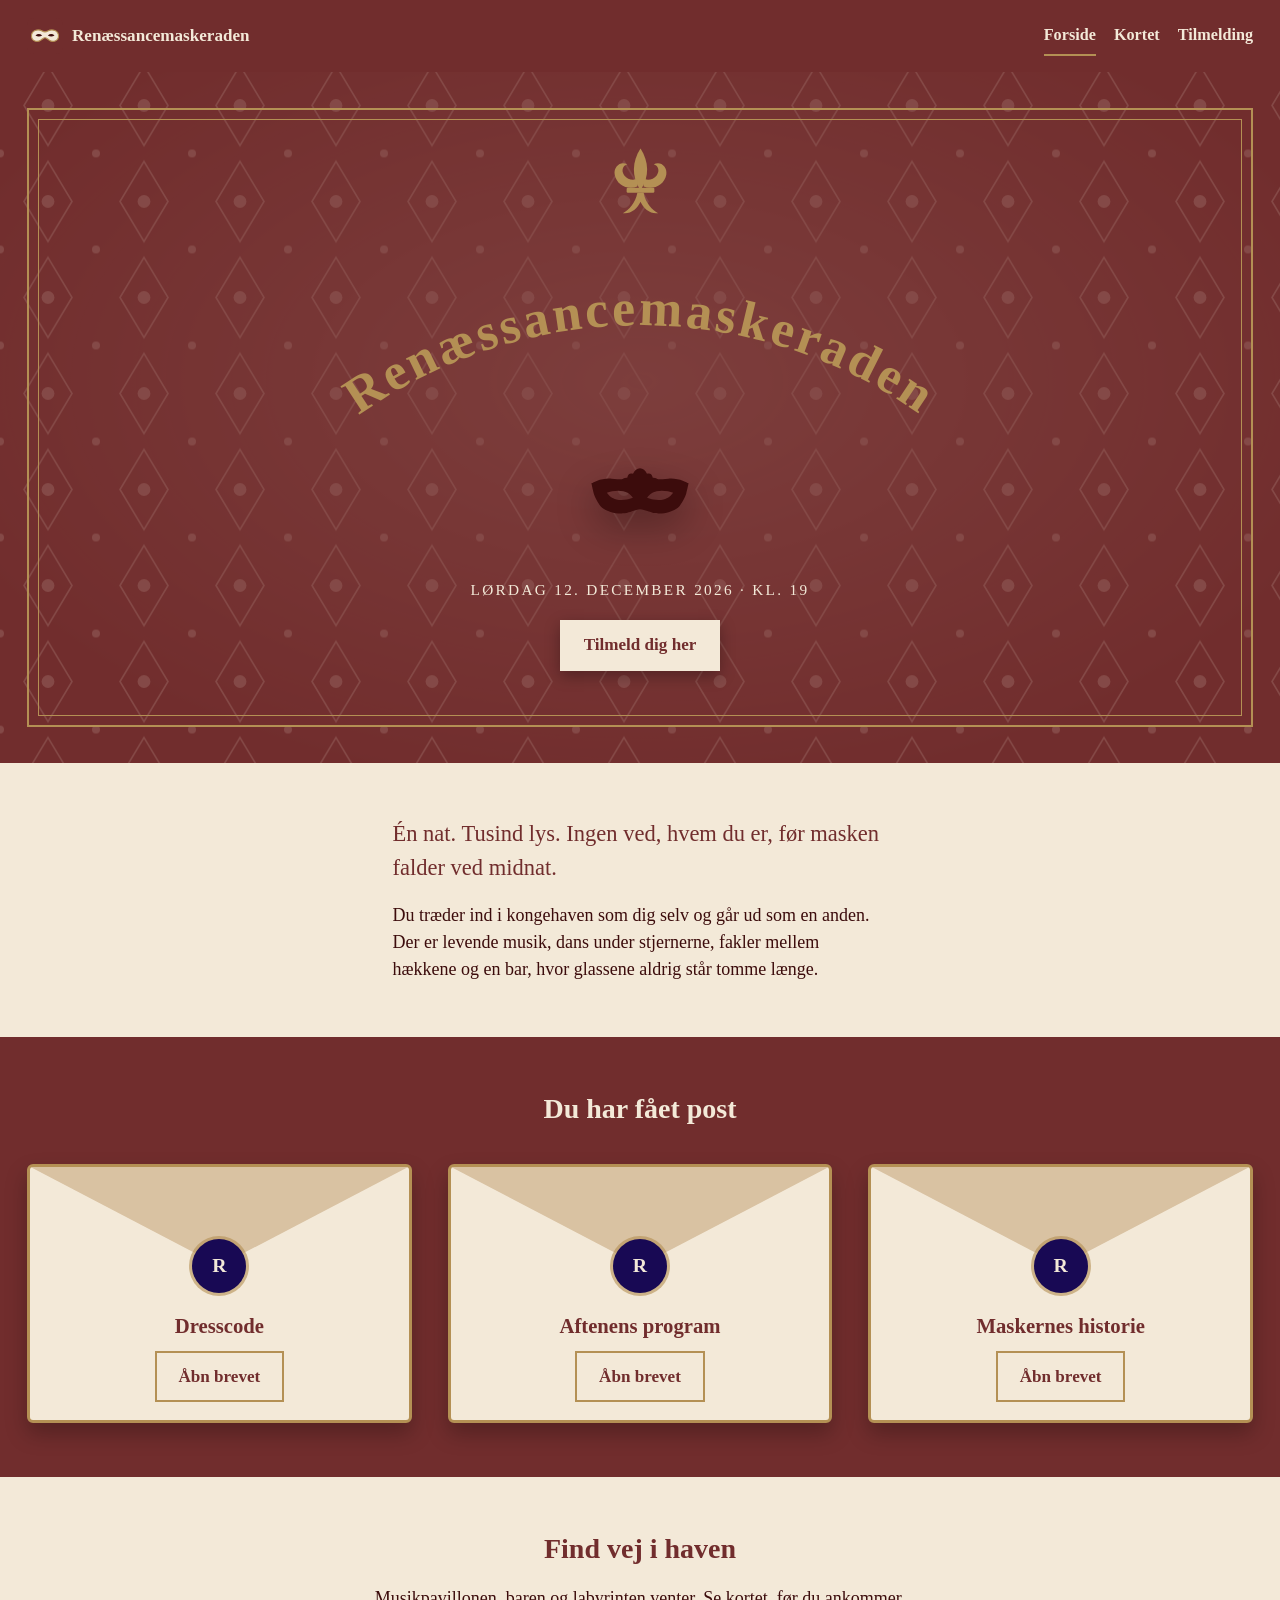
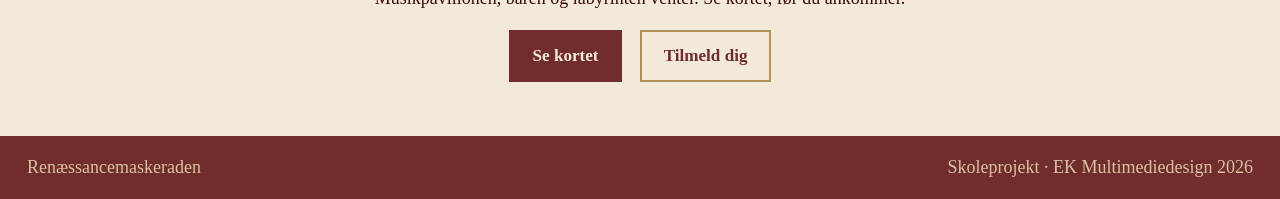
<file: index.html>
<!DOCTYPE html>
<html lang="da">

<head>
  <meta charset="UTF-8" />
  <meta name="viewport" content="width=device-width, initial-scale=1.0" />
  <title>Renæssancemaskeraden</title>
  <link rel="icon" href="img/favicon.svg" type="image/svg+xml">
  <link rel="stylesheet" href="starter.css" />
  <link rel="stylesheet" href="style.css" />
</head>

<body>
  <header class="site-header">
    <div class="header-content">
      <a class="site-logo" href="./">
        <img src="./img/favicon.svg" alt="">
        Renæssancemaskeraden
      </a>
      <nav class="site-nav">
        <button popovertarget="menu">Menu</button>
        <ul class="menu" id="menu" popover>
          <li><a href="./" aria-current="page">Forside</a></li>
          <li><a href="./svg.html">Kortet</a></li>
          <li><a href="./form.html">Tilmelding</a></li>
        </ul>
      </nav>
    </div>
  </header>

  <main>
    <!-- Hero: fuld bredde, med baggrundsbillede og ramme -->
    <section class="hero full-bleed">
      <div class="hero-frame">
        <img class="hero-fleur" src="./img/fleur.svg" alt="">

        <!-- Titlen i en bue. Den rigtige tekst står skjult i h1, så skærmlæsere kan læse den.
             Selve buen er en lille SVG, hvor teksten følger stien med id "bue". -->
        <h1 class="hero-title">
          <span class="visually-hidden">Renæssancemaskeraden</span>
          <svg viewBox="0 0 1000 330" aria-hidden="true">
            <path id="bue" d="M70 300A560 560 0 0 1 930 300" fill="none" />
            <text>
              <textPath href="#bue" startOffset="50%" text-anchor="middle">Renæssancemaskeraden</textPath>
            </text>
          </svg>
          <!-- Placeholder: skift til jeres billede af de to masker -->
          <img class="hero-masker" src="./img/maske-colombina.svg" alt="">
        </h1>

        <p class="hero-date">Lørdag 12. december 2026 · kl. 19</p>
        <a class="button button-primary" href="./form.html">Tilmeld dig her</a>
      </div>
    </section>

    <!-- Intro -->
    <section class="event-intro reveal">
      <p>Én nat. Tusind lys. Ingen ved, hvem du er, før masken falder ved midnat.</p>
      <p>Du træder ind i kongehaven som dig selv og går ud som en anden. Der er levende musik, dans under
        stjernerne, fakler mellem hækkene og en bar, hvor glassene aldrig står tomme længe.</p>
    </section>

    <!-- Breve: fuld bredde. Hvert brev åbner en popover -->
    <section class="letters full-bleed">
      <div class="letters-content">
        <h2>Du har fået post</h2>
        <div class="letter-grid">

          <article class="envelope reveal">
            <span class="envelope-seal" aria-hidden="true">R</span>
            <h3>Dresscode</h3>
            <button class="button button-secondary" popovertarget="brev-dresscode">Åbn brevet</button>
          </article>

          <article class="envelope reveal">
            <span class="envelope-seal" aria-hidden="true">R</span>
            <h3>Aftenens program</h3>
            <button class="button button-secondary" popovertarget="brev-program">Åbn brevet</button>
          </article>

          <article class="envelope reveal">
            <span class="envelope-seal" aria-hidden="true">R</span>
            <h3>Maskernes historie</h3>
            <button class="button button-secondary" popovertarget="brev-masker">Åbn brevet</button>
          </article>

        </div>
      </div>
    </section>

    <!-- Teaser til kortet og formularen -->
    <section class="teaser reveal">
      <h2>Find vej i haven</h2>
      <p>Musikpavillonen, baren og labyrinten venter. Se kortet, før du ankommer.</p>
      <div class="actions">
        <a class="button button-primary" href="./svg.html">Se kortet</a>
        <a class="button button-secondary" href="./form.html">Tilmeld dig</a>
      </div>
    </section>

    <!-- Brevene (popovers). De ligger her og folder sig ud oven på siden -->
    <article class="letter" id="brev-dresscode" popover>
      <p class="letter-kicker">Til vores gæster</p>
      <h2>Dresscode</h2>
      <p>Kom i dit fineste. Tænk dybe røde farver, guld og sort. Masken er det eneste krav, og den skal blive på
        til midnat.</p>
      <p>Har du ingen maske, kan du låne en ved porten.</p>
      <p class="letter-sign">Deres ærbødige vært</p>
      <button class="button button-primary" popovertarget="brev-dresscode" popovertargetaction="hide">Luk
        brevet</button>
    </article>

    <article class="letter" id="brev-program" popover>
      <p class="letter-kicker">Til vores gæster</p>
      <h2>Aftenens program</h2>
      <ul>
        <li><strong>19.00</strong> Portene åbner</li>
        <li><strong>20.00</strong> Orkestret spiller op i pavillonen</li>
        <li><strong>22.00</strong> Fakkelvandring gennem labyrinten</li>
        <li><strong>24.00</strong> Maskerne falder</li>
      </ul>
      <p class="letter-sign">Deres ærbødige vært</p>
      <button class="button button-primary" popovertarget="brev-program" popovertargetaction="hide">Luk brevet</button>
    </article>

    <article class="letter" id="brev-masker" popover>
      <p class="letter-kicker">Til vores gæster</p>
      <h2>Maskernes historie</h2>
      <p><strong>Colombina</strong> er halvmasken med fjer, der kun dækker øjnene.</p>
      <p><strong>Volto</strong> er den hvide helmaske, der gør alle ansigter ens.</p>
      <p><strong>Bauta</strong> har en fremskudt hage, så man kan spise og drikke uden at tage den af.</p>
      <p class="letter-sign">Deres ærbødige vært</p>
      <button class="button button-primary" popovertarget="brev-masker" popovertargetaction="hide">Luk brevet</button>
    </article>
  </main>

  <footer class="site-footer">
    <div class="footer-content">
      <p>Renæssancemaskeraden</p>
      <p>Skoleprojekt · EK Multimediedesign 2026</p>
    </div>
  </footer>
  <script src="./script.js"></script>
</body>

</html>
</file>
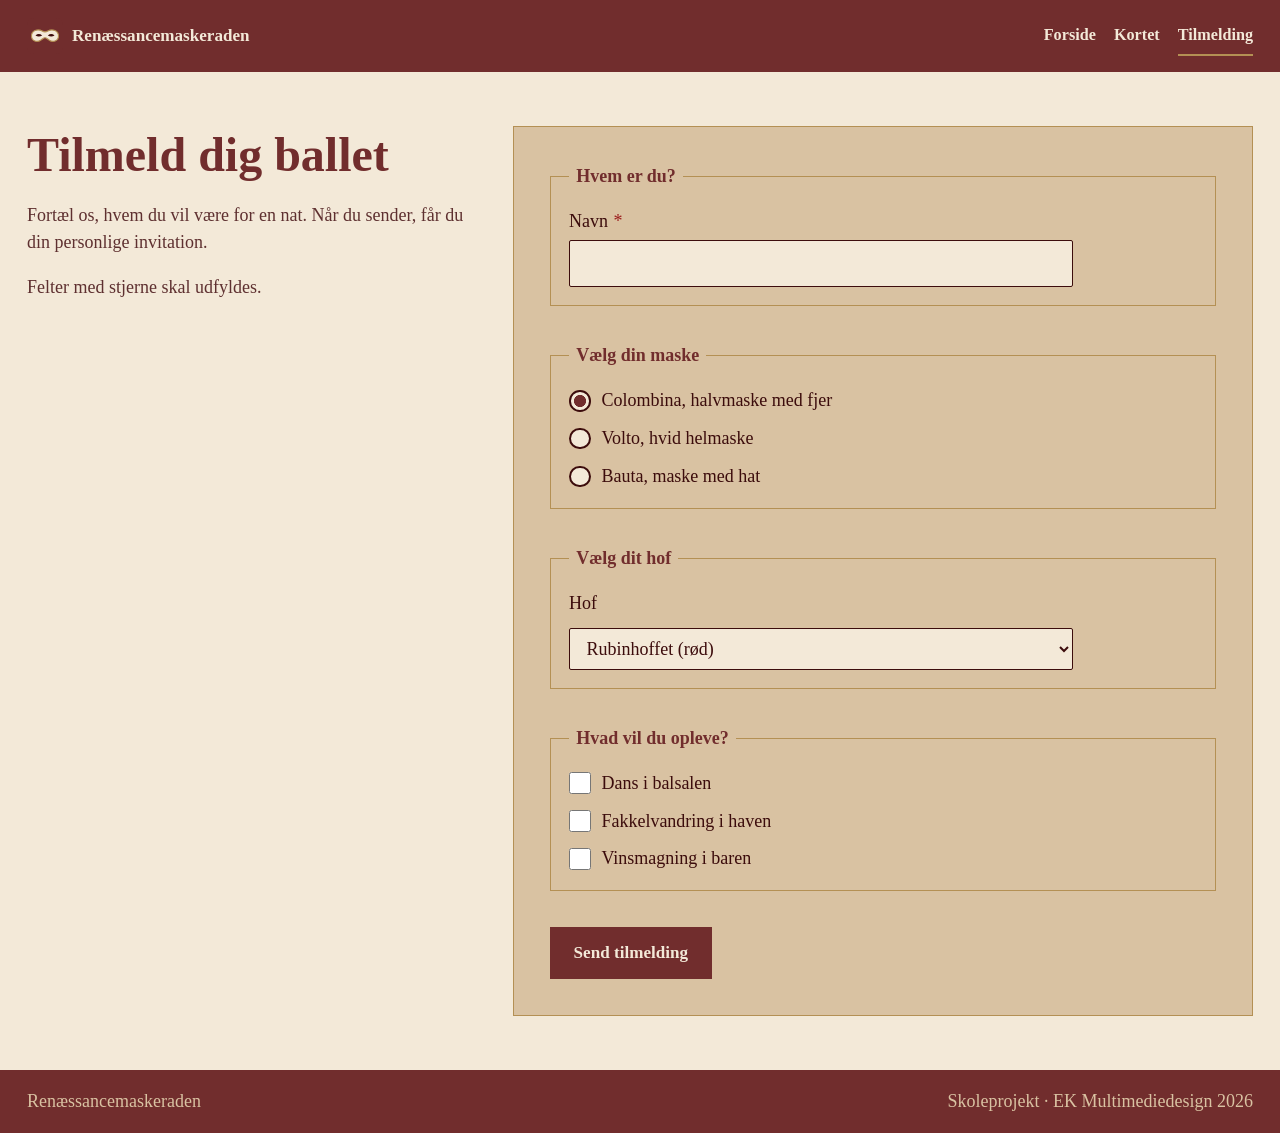
<file: form.html>
<!DOCTYPE html>
<html lang="da">

<head>
  <meta charset="UTF-8" />
  <meta name="viewport" content="width=device-width, initial-scale=1.0" />
  <title>Tilmelding | Renæssancemaskeraden</title>
  <link rel="icon" href="img/favicon.svg" type="image/svg+xml">
  <link rel="stylesheet" href="starter.css" />
  <link rel="stylesheet" href="style.css" />
</head>


<body>
  <header class="site-header">
    <div class="header-content">
      <a class="site-logo" href="./">
        <img src="./img/favicon.svg" alt="">
        Renæssancemaskeraden
      </a>
      <nav class="site-nav">
        <button popovertarget="menu">Menu</button>
        <ul class="menu" id="menu" popover>
          <li><a href="./">Forside</a></li>
          <li><a href="./svg.html">Kortet</a></li>
          <li><a href="./form.html" aria-current="page">Tilmelding</a></li>
        </ul>
      </nav>
    </div>
  </header>

  <main>
    <section class="form-page">
      <header class="form-intro">
        <h1>Tilmeld dig ballet</h1>
        <p>Fortæl os, hvem du vil være for en nat. Når du sender, får du din personlige invitation.</p>
        <p>Felter med stjerne skal udfyldes.</p>
      </header>

      <form class="form-placeholder masquerade-form" action="./opsamling.html">

        <!-- Tekstfelt -->
        <fieldset class="form-group">
          <legend>Hvem er du?</legend>
          <label for="navn" class="text-label">
            Navn
            <input type="text" name="navn" id="navn" autocomplete="name" required>
            <span class="error-message">Skriv dit navn, så vi kan sætte det på invitationen</span>
          </label>
        </fieldset>

        <!-- Radioknapper: bestemmer billedet på invitationen -->
        <fieldset class="form-group radio-group">
          <legend>Vælg din maske</legend>
          <label for="maske-colombina">
            <input type="radio" name="maske" id="maske-colombina" value="Colombina" checked>
            Colombina, halvmaske med fjer
          </label>
          <label for="maske-volto">
            <input type="radio" name="maske" id="maske-volto" value="Volto">
            Volto, hvid helmaske
          </label>
          <label for="maske-bauta">
            <input type="radio" name="maske" id="maske-bauta" value="Bauta">
            Bauta, maske med hat
          </label>
        </fieldset>

        <!-- Dropdown: bestemmer farven på invitationen -->
        <fieldset class="form-group">
          <legend>Vælg dit hof</legend>
          <label for="hof">Hof</label>
          <select name="hof" id="hof">
            <option value="Rubin">Rubinhoffet (rød)</option>
            <option value="Guld">Guldhoffet (guld)</option>
            <option value="Nat">Nathoffet (blå)</option>
          </select>
        </fieldset>

        <!-- Checkbokse: man kan vælge ingen, en eller flere -->
        <fieldset class="form-group checkbox-group">
          <legend>Hvad vil du opleve?</legend>
          <label for="oplevelse-dans">
            <input type="checkbox" name="oplevelse" id="oplevelse-dans" value="Dans i balsalen">
            Dans i balsalen
          </label>
          <label for="oplevelse-vandring">
            <input type="checkbox" name="oplevelse" id="oplevelse-vandring" value="Fakkelvandring i haven">
            Fakkelvandring i haven
          </label>
          <label for="oplevelse-smagning">
            <input type="checkbox" name="oplevelse" id="oplevelse-smagning" value="Vinsmagning i baren">
            Vinsmagning i baren
          </label>
        </fieldset>

        <button class="button button-primary" type="submit">Send tilmelding</button>
      </form>
    </section>
  </main>

  <footer class="site-footer">
    <div class="footer-content">
      <p>Renæssancemaskeraden</p>
      <p>Skoleprojekt · EK Multimediedesign 2026</p>
    </div>
  </footer>
  <script src="./script.js"></script>
</body>

</html>
</file>
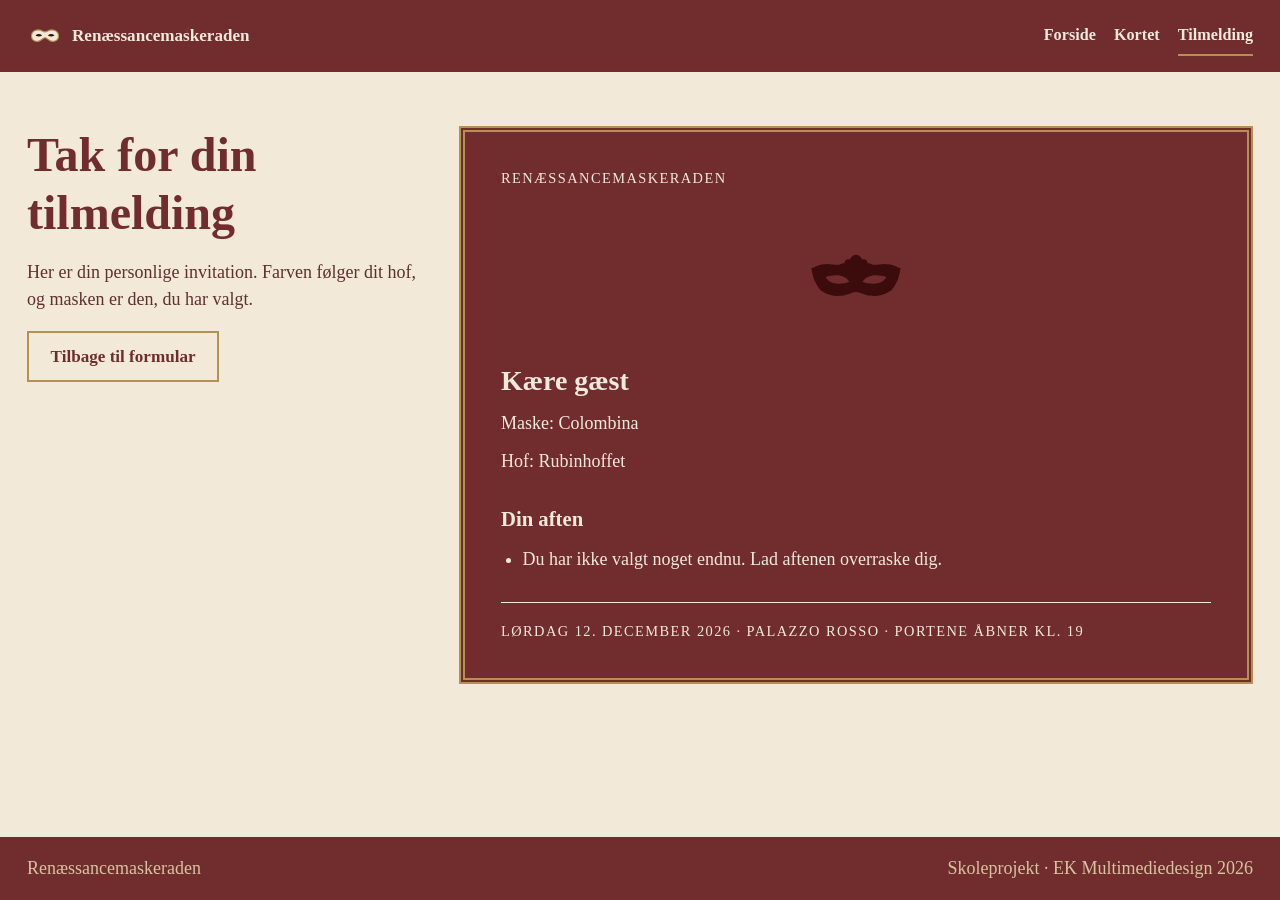
<file: opsamling.html>
<!DOCTYPE html>
<html lang="da">

<head>
  <meta charset="UTF-8" />
  <meta name="viewport" content="width=device-width, initial-scale=1.0" />
  <title>Din invitation | Renæssancemaskeraden</title>
  <link rel="icon" href="img/favicon.svg" type="image/svg+xml">
  <link rel="stylesheet" href="starter.css" />
  <link rel="stylesheet" href="style.css" />
</head>

<body>
  <header class="site-header">
    <div class="header-content">
      <a class="site-logo" href="./">
        <img src="./img/favicon.svg" alt="">
        Renæssancemaskeraden
      </a>
      <nav class="site-nav">
        <button popovertarget="menu">Menu</button>
        <ul class="menu" id="menu" popover>
          <li><a href="./">Forside</a></li>
          <li><a href="./svg.html">Kortet</a></li>
          <li><a href="./form.html" aria-current="page">Tilmelding</a></li>
        </ul>
      </nav>
    </div>
  </header>

  <main>
    <section class="opsamling-page">
      <div class="opsamling-intro">
        <h1>Tak for din tilmelding</h1>
        <p>Her er din personlige invitation. Farven følger dit hof, og masken er den, du har valgt.</p>
        <div class="actions">
          <a class="button button-secondary" href="./form.html">Tilbage til formular</a>
        </div>
      </div>

      <!-- Invitationen. Elementerne med id bliver fyldt ud af script.js -->
      <article class="opsamling-placeholder invitation">
        <p class="invitation-kicker">Renæssancemaskeraden</p>
        <img id="maske-billede" src="./img/maske-colombina.svg" alt="Din maske">
        <h2 id="gaest-navn">Kære gæst</h2>
        <p>Maske: <span id="gaest-maske"></span></p>
        <p>Hof: <span id="gaest-hof"></span></p>
        <h3>Din aften</h3>
        <ul id="gaest-oplevelser"></ul>
        <p class="invitation-footer">Lørdag 12. december 2026 · Palazzo Rosso · Portene åbner kl. 19</p>
      </article>
    </section>
  </main>

  <footer class="site-footer">
    <div class="footer-content">
      <p>Renæssancemaskeraden</p>
      <p>Skoleprojekt · EK Multimediedesign 2026</p>
    </div>
  </footer>
  <script src="./script.js"></script>
</body>

</html>
</file>
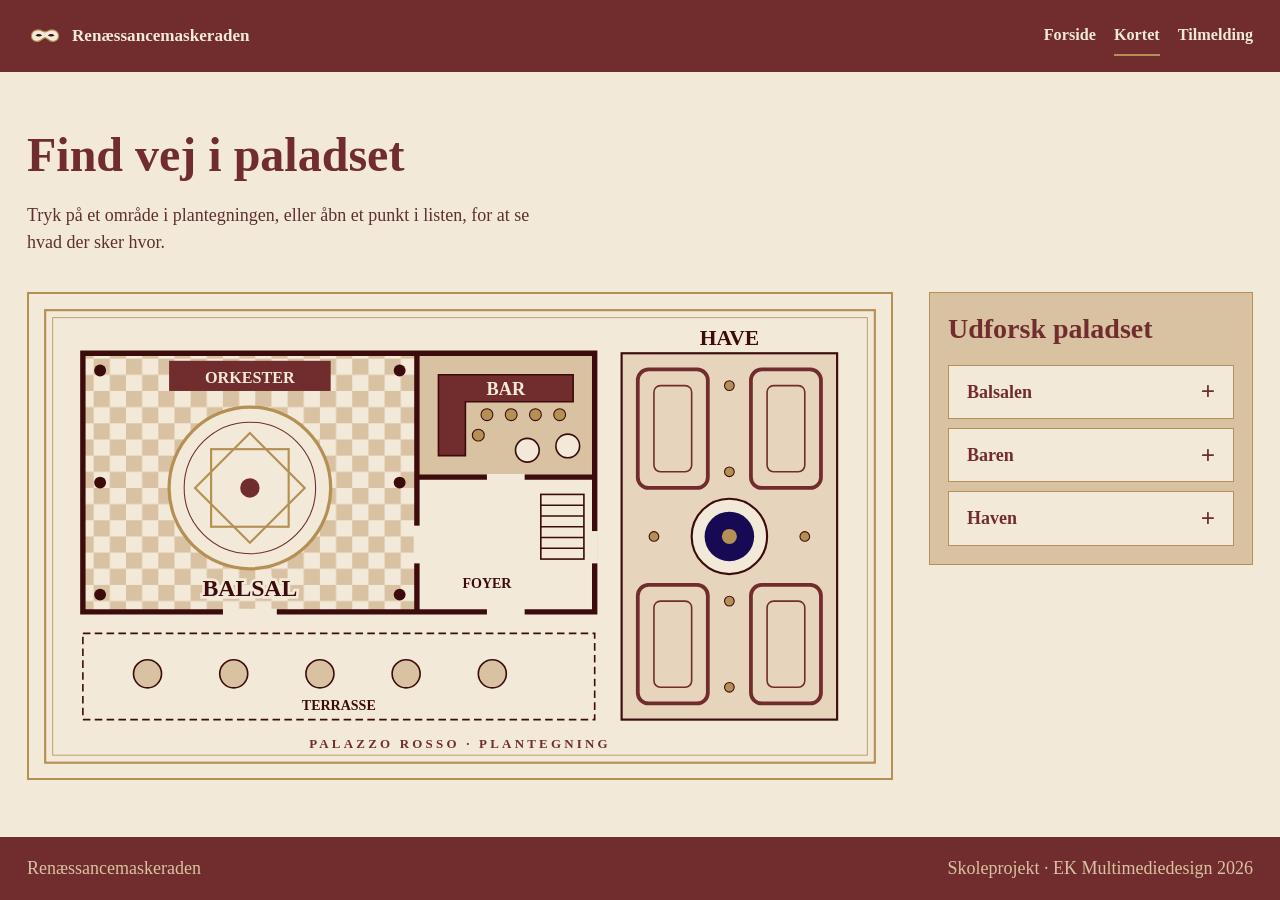
<file: svg.html>
<!DOCTYPE html>
<html lang="da">

<head>
  <meta charset="UTF-8">
  <meta name="viewport" content="width=device-width, initial-scale=1.0">
  <title>Interaktiv SVG | Eventnavn</title>
  <link rel="stylesheet" href="./starter.css">
  <link rel="stylesheet" href="./style.css">
</head>

<body>
  <header class="site-header">
    <div class="header-content">
      <a class="site-logo" href="./">
        <img src="./img/favicon.svg" alt="">
        Renæssancemaskeraden
      </a>
      <nav class="site-nav">
        <button popovertarget="menu">Menu</button>
        <ul class="menu" id="menu" popover>
          <li><a href="./">Forside</a></li>
          <li><a href="./svg.html" aria-current="page">Kortet</a></li>
          <li><a href="./form.html">Tilmelding</a></li>
        </ul>
      </nav>
    </div>
  </header>

  <main>
    <section class="svg-page">
      <header class="svg-intro">
        <h1>Find vej i paladset</h1>
        <p>Tryk på et område i plantegningen, eller åbn et punkt i listen, for at se hvad der sker hvor.</p>
      </header>

      <section class="svg-layout">
        <div class="svg-placeholder">

          <!-- Plantegning. Baggrunden er 1600 x 900, altså 16:9.
               Lagene hedder: baggrund, figurer, omraader og tekst. -->
          <svg id="plantegning" viewBox="0 0 1600 900" xmlns="http://www.w3.org/2000/svg" role="img"
            aria-labelledby="plantegning-titel">
            <title id="plantegning-titel">Plantegning af Palazzo Rosso med balsal, bar og have</title>

            <defs>
              <pattern id="tern" width="60" height="60" patternUnits="userSpaceOnUse">
                <rect width="60" height="60" fill="#F3E9D8" />
                <rect width="30" height="30" fill="#D9C2A2" />
                <rect x="30" y="30" width="30" height="30" fill="#D9C2A2" />
              </pattern>
            </defs>

            <!-- Lag: baggrund (kassen i 16:9, som holder størrelsen) -->
            <g id="baggrund">
              <rect width="1600" height="900" fill="#F3E9D8" />
              <rect x="30" y="30" width="1540" height="840" fill="none" stroke="#B49054" stroke-width="4" />
              <rect x="44" y="44" width="1512" height="812" fill="none" stroke="#B49054" stroke-width="1.5" />
            </g>

            <!-- Lag: figurer (alt det, der står stille) -->
            <g id="figurer">
              <!-- Gulve -->
              <rect x="100" y="110" width="620" height="480" fill="url(#tern)" />
              <rect x="720" y="110" width="330" height="230" fill="#D9C2A2" />
              <rect x="720" y="340" width="330" height="250" fill="#F3E9D8" />

              <!-- Terrasse -->
              <rect x="100" y="630" width="950" height="160" fill="none" stroke="#3C0C0C" stroke-width="3"
                stroke-dasharray="14 8" />
              <g fill="#D9C2A2" stroke="#3C0C0C" stroke-width="3">
                <circle cx="220" cy="705" r="26" />
                <circle cx="380" cy="705" r="26" />
                <circle cx="540" cy="705" r="26" />
                <circle cx="700" cy="705" r="26" />
                <circle cx="860" cy="705" r="26" />
              </g>

              <!-- Have -->
              <rect x="1100" y="110" width="400" height="680" fill="#D9C2A2" fill-opacity="0.5" stroke="#3C0C0C"
                stroke-width="4" />
              <g fill="none" stroke="#712D2D" stroke-linejoin="round">
                <g stroke-width="7">
                  <rect x="1130" y="140" width="130" height="220" rx="20" />
                  <rect x="1340" y="140" width="130" height="220" rx="20" />
                  <rect x="1130" y="540" width="130" height="220" rx="20" />
                  <rect x="1340" y="540" width="130" height="220" rx="20" />
                </g>
                <g stroke-width="3">
                  <rect x="1160" y="170" width="70" height="160" rx="12" />
                  <rect x="1370" y="170" width="70" height="160" rx="12" />
                  <rect x="1160" y="570" width="70" height="160" rx="12" />
                  <rect x="1370" y="570" width="70" height="160" rx="12" />
                </g>
              </g>
              <!-- Springvand -->
              <circle cx="1300" cy="450" r="70" fill="#F3E9D8" stroke="#3C0C0C" stroke-width="4" />
              <circle cx="1300" cy="450" r="46" fill="#180954" />
              <circle cx="1300" cy="450" r="14" fill="#B49054" />
              <!-- Fakler -->
              <g fill="#B49054" stroke="#3C0C0C" stroke-width="2">
                <circle cx="1300" cy="170" r="9" />
                <circle cx="1300" cy="330" r="9" />
                <circle cx="1300" cy="570" r="9" />
                <circle cx="1300" cy="730" r="9" />
                <circle cx="1160" cy="450" r="9" />
                <circle cx="1440" cy="450" r="9" />
              </g>

              <!-- Balsal: dansegulv og orkester -->
              <circle cx="410" cy="360" r="150" fill="#F3E9D8" stroke="#B49054" stroke-width="6" />
              <circle cx="410" cy="360" r="122" fill="none" stroke="#712D2D" stroke-width="2" />
              <g fill="none" stroke="#B49054" stroke-width="4" transform="translate(410 360)">
                <rect x="-72" y="-72" width="144" height="144" />
                <rect x="-72" y="-72" width="144" height="144" transform="rotate(45)" />
              </g>
              <circle cx="410" cy="360" r="18" fill="#712D2D" />
              <rect x="260" y="124" width="300" height="56" fill="#712D2D" />
              <g fill="#3C0C0C">
                <circle cx="132" cy="142" r="11" />
                <circle cx="688" cy="142" r="11" />
                <circle cx="132" cy="350" r="11" />
                <circle cx="688" cy="350" r="11" />
                <circle cx="132" cy="558" r="11" />
                <circle cx="688" cy="558" r="11" />
              </g>

              <!-- Bar: disk, barstole og borde -->
              <path d="M760 150H1010V200H810V300H760Z" fill="#712D2D" stroke="#3C0C0C" stroke-width="3" />
              <g fill="#B49054" stroke="#3C0C0C" stroke-width="2">
                <circle cx="850" cy="224" r="11" />
                <circle cx="895" cy="224" r="11" />
                <circle cx="940" cy="224" r="11" />
                <circle cx="985" cy="224" r="11" />
                <circle cx="834" cy="262" r="11" />
              </g>
              <g fill="#F3E9D8" stroke="#3C0C0C" stroke-width="3">
                <circle cx="925" cy="290" r="22" />
                <circle cx="1000" cy="282" r="22" />
              </g>

              <!-- Foyer: trappe -->
              <g fill="none" stroke="#3C0C0C" stroke-width="3">
                <rect x="950" y="372" width="80" height="120" />
                <path d="M950 392H1030M950 412H1030M950 432H1030M950 452H1030M950 472H1030" />
              </g>

              <!-- Mure -->
              <path d="M100 110H1050V590H100Z M720 110V590 M720 340H1050" fill="none" stroke="#3C0C0C" stroke-width="10"
                stroke-linejoin="miter" />
              <!-- Døråbninger (streger i gulvets farve, der dækker muren) -->
              <g stroke="#F3E9D8" stroke-width="12">
                <path d="M720 430V500" />
                <path d="M850 340H920" />
                <path d="M850 590H920" />
                <path d="M360 590H460" />
                <path d="M1050 440V500" />
              </g>
            </g>

            <!-- Lag: omraader (de tre områder, der kan trykkes på) -->
            <g id="omraader">
              <rect id="balsal" class="omraade" x="105" y="115" width="610" height="470" />
              <rect id="bar" class="omraade" x="725" y="115" width="320" height="220" />
              <rect id="have" class="omraade" x="1102" y="112" width="396" height="676" />
            </g>

            <!-- Lag: tekst -->
            <g id="tekst" text-anchor="middle" fill="#3C0C0C">
              <text x="410" y="165" font-size="30" fill="#F3E9D8">ORKESTER</text>
              <text x="410" y="560" font-size="44" stroke="#F3E9D8" stroke-width="10" paint-order="stroke">BALSAL</text>
              <text x="885" y="188" font-size="34" fill="#F3E9D8">BAR</text>
              <text x="1300" y="94" font-size="40">HAVE</text>
              <text x="850" y="545" font-size="26">FOYER</text>
              <text x="575" y="772" font-size="26">TERRASSE</text>
              <text x="800" y="842" font-size="24" letter-spacing="6" fill="#712D2D">PALAZZO ROSSO · PLANTEGNING</text>
            </g>
          </svg>

        </div>

        <article class="panel">
          <h2>Udforsk paladset</h2>
          <div class="accordion">
            <details class="accordion-item" id="info-balsal" name="omraade">
              <summary>Balsalen</summary>
              <p>Paladsets hjerte. Orkestret spiller fra klokken 20, og dansegulvet under lysekronen er åbent hele
                natten. Det er her, maskerne falder ved midnat.</p>
            </details>
            <details class="accordion-item" id="info-bar" name="omraade">
              <summary>Baren</summary>
              <p>Krydret vin, mousserende og mørk chokolade. Sæt dig ved disken, eller tag glasset med ud i haven.</p>
            </details>
            <details class="accordion-item" id="info-have" name="omraade">
              <summary>Haven</summary>
              <p>Fakler lyser stierne op mellem hækkene. Klokken 22 går fakkelvandringen fra springvandet i midten.</p>
            </details>
          </div>
        </article>
      </section>
    </section>
  </main>

  <footer class="site-footer">
    <div class="footer-content">
      <p>Renæssancemaskeraden</p>
      <p>Skoleprojekt · EK Multimediedesign 2026</p>
    </div>
  </footer>
  <script src="./script.js"></script>
</body>

</html>
</file>
<file: starter.css>
*,
::before,
::after {
  box-sizing: border-box;
  margin: 0;
  padding: 0;
}

html {
  interpolate-size: allow-keywords;
  font-family: system-ui, sans-serif;
  line-height: 1.5;
  -webkit-font-smoothing: antialiased;
}

h1,
h2 {
  line-height: 1.25;
}

p,
li {
  text-wrap: pretty;
}

img,
svg {
  display: block;
  width: 100%;
  height: auto;
}

label {
  display: block;
}

input,
button,
textarea,
select {
  font: inherit;
  color: inherit;
  background-color: transparent;
  font-size: max(1em, 16px);
  padding: 0;
  margin: 0;
}

input:where([type="checkbox"], [type="radio"]) {
  width: 1em;
  height: 1em;
}

textarea {
  resize: none;
  min-height: 4lh;
}

legend {
  padding: 0;
}

select,
::picker(select) {
  appearance: base-select;
}

[popover] {
  margin: revert;
}

dialog {
  overscroll-behavior: none;

  &::backdrop {
    overflow: hidden;
    overscroll-behavior: contain;
  }
}

.visually-hidden {
  position: absolute;
  width: 1px;
  height: 1px;
  overflow: hidden;
  white-space: nowrap;
  clip-path: inset(100%);
}

#theme-toggle {
  --h: 2rem;
  --w: 3rem;
  font: inherit;
  appearance: none;
  background: gainsboro;
  height: var(--h);
  width: var(--w);
  border: 1px solid #000;
  cursor: pointer;
  border-radius: 9999px;
}

#theme-toggle::before {
  content: "";
  display: block;
  padding: 3px;
  height: 100%;
  aspect-ratio: 1;
  background: gray content-box;
  border-radius: inherit;
  transition: 0.3s;
}

#theme-toggle:checked::before {
  background-color: green;
  translate: calc(var(--w) - var(--h));
}
</file>
<file: style.css>
/* Variabler */
html {
  /* Farver fra styletile (masquerade) */
  --color-page: #f3e9d8; /* Background */
  --color-surface: #d9c2a2; /* Surface */
  --color-text: #3c0c0c; /* Text */
  --color-primary: #712d2d; /* Primary */
  --color-accent: #b49054; /* Accent, kun til pynt og kanter */
  --color-night: #180954; /* Den 6. farve, mørkeblå */
  --color-wine: #712d2d; /* Primary, som ikke skifter i dark mode */
  --color-text-dark: #3c0c0c; /* Text, som ikke skifter i dark mode */

  /* Afledte farver */
  --color-on-primary: #f3e9d8; /* tekst oven på Primary */
  --color-button-hover: var(--color-text);
  --color-muted: #5e3030;
  --color-border: var(--color-accent);
  --color-error: #9b1c1c;

  /* Fonte */
  --font-heading: "Cinzel", "Times New Roman", serif;
  --font-body: "IM Fell English", Georgia, serif;

  /* Afstande */
  --space-05: 0.5rem;
  --space-1: 1rem;
  --space-2: 2rem;
  --space-3: 3rem;

  color-scheme: light dark;
  background: var(--color-page);
  color: var(--color-text);
  font-family: var(--font-body);
  font-size: 112.5%; /* 18px brødtekst */
}

/* Darkmode: de samme variabler får bare nye værdier */
@media (prefers-color-scheme: dark) {
  html {
    --color-page: #1f0b0b;
    --color-surface: #351717;
    --color-text: #f3e9d8;
    --color-primary: #d9c2a2;
    --color-on-primary: #1f0b0b;
    --color-muted: #d9c2a2;
    --color-error: #ff9d8a;
  }
}

/* Skift mellem siderne (view transition) */
@view-transition {
  navigation: auto;
}

/* Globalt layout */
body {
  margin: 0;
  min-height: 100svh;
  display: grid;
  grid-template-rows: auto 1fr auto;
  grid-template-columns: minmax(1rlh, 1fr) minmax(0, 75rem) minmax(1rlh, 1fr);
}

h1,
h2,
h3,
p {
  margin: 0;
}

main {
  display: grid;
  grid-template-columns: inherit;
  grid-column: 1 / -1;
  align-content: start;
}

main > * {
  grid-column: 2;
  padding-block: var(--space-3);
}

/* Typografi */
h1,
h2,
h3,
summary,
legend {
  font-family: var(--font-heading);
  color: var(--color-primary);
}

h1 {
  font-weight: 700;
  font-size: clamp(2rem, 1.2rem + 3.5vw, 2.667rem); /* 48px på stor skærm */
  line-height: 1.2;
}

h2 {
  font-weight: 550;
  font-size: 1.556rem; /* 28px */
  line-height: 1.3;
}

h3 {
  font-weight: 600;
  font-size: 1.15rem;
}

/* Links: understreget i Primary, understregningen bliver guld ved hover */
a {
  color: var(--color-primary);
  text-decoration: underline;
  text-underline-offset: 0.2em;
}

a:hover {
  text-decoration-color: var(--color-accent);
}

:focus-visible {
  outline: 3px solid var(--color-primary);
  outline-offset: 3px;
}

.svg-page {
  display: grid;
  gap: var(--space-2);
}

.svg-intro {
  display: grid;
  gap: var(--space-1);
  max-width: 60ch;
}

.svg-intro p {
  color: var(--color-muted);
}

.svg-layout {
  display: grid;
  gap: var(--space-2);
  align-items: start;
  @media (width > 800px) {
    grid-template-columns: 1fr min(40%, 36ch);
  }
}

.form-page {
  display: grid;
  gap: var(--space-2);
  @media (width > 600px) {
    grid-template-columns: min(40%, 50ch) 1fr;
  }
}

.form-intro {
  display: grid;
  gap: var(--space-1);
  align-content: start;
  max-width: 60ch;
}

.form-intro p {
  color: var(--color-muted);
}

.opsamling-page {
  display: grid;
  gap: var(--space-2);
  align-items: start;

  @media (width > 800px) {
    grid-template-columns: minmax(0, 44ch) minmax(20rem, 1fr);
  }
}

.opsamling-intro {
  display: grid;
  gap: var(--space-1);
  max-width: 60ch;
}

.opsamling-intro p {
  color: var(--color-muted);
}

.error-page {
  display: grid;
  gap: var(--space-1);
  max-width: 60ch;
}

.error-page p {
  color: var(--color-muted);
}

/* Header og footer */
.site-header,
.site-footer {
  grid-column: 1 / -1;

  display: grid;
  grid-template-columns: inherit;

  /* Header og footer er røde på alle sider, så farverne byttes om herinde */
  --color-primary: #f3e9d8;
  --color-text: #f3e9d8;
  --color-muted: #d9c2a2;
  --color-surface: var(--color-wine);
  background: var(--color-wine);
  color: #f3e9d8;
}

.site-header {
  view-transition-name: site-header; /* headeren står stille, når man skifter side */
}

.header-content,
.footer-content {
  grid-column: 2;
}

.header-content {
  min-height: 4rem;
  display: flex;
  justify-content: space-between;
  align-items: center;
  gap: var(--space-1);
}

.site-logo {
  display: flex;
  align-items: center;
  gap: var(--space-05);
  color: var(--color-primary);
  font-family: var(--font-heading);
  font-weight: 700;
  font-size: 0.95rem;
  text-decoration: none;
}

.site-logo img {
  width: 2rem;
  flex: none;
}

.footer-content {
  padding-block: var(--space-1);
  display: flex;
  flex-wrap: wrap;
  justify-content: space-between;
  gap: var(--space-1);
  color: var(--color-muted);
}

/* Navigation */
[popover] {
  margin: 0;
  padding: 0;
  border: none;
  background: transparent;
}

.site-nav button {
  padding: 0.4rem 0.7rem;
  border: 2px solid var(--color-accent);
  background: transparent;
  color: var(--color-primary);
  font-family: var(--font-heading);
  font-weight: 600;
  cursor: pointer;
  @media (width > 600px) {
    display: none;
  }
}

.menu {
  margin: 0;
  padding: var(--space-1);
  list-style: none;
  background: var(--color-surface);
  border: 2px solid var(--color-accent);
  @media (width <= 600px) {
    /* Mobil: menuen åbner som en lille boks under knappen */
    inset: 4.5rem 1rem auto auto;
    min-width: 12rem;
  }
  @media (width > 600px) {
    display: flex;
    gap: var(--space-1);
    padding: 0;
    border: none;
    background: none;
    position: static;
  }
}

.menu a {
  display: block;
  padding: 0.4rem 0;
  color: var(--color-text);
  font-family: var(--font-heading);
  font-weight: 600;
  font-size: 0.9rem;
  text-decoration: none;
  border-bottom: 2px solid #0000;
}

.menu a:hover,
.menu a[aria-current="page"] {
  border-bottom-color: var(--color-accent);
}

/* Flader */
.panel,
.svg-placeholder,
.form-placeholder,
.opsamling-placeholder {
  background: var(--color-surface);
  border: 1px solid var(--color-border);
}

.panel {
  padding: var(--space-1);
  display: grid;
  gap: var(--space-1);
}

.svg-placeholder,
.opsamling-placeholder {
  min-height: -webkit-fill-available;
  min-height: stretch;
}

.form-placeholder {
  min-height: -webkit-fill-available;
  min-height: stretch;
  padding: var(--space-1);
}

/* Details */
.accordion {
  display: grid;
  gap: var(--space-05);
}

.accordion-item {
  border: 1px solid var(--color-border);
  background: var(--color-page);
}

.accordion-item[open] {
  border-color: var(--color-primary);
}

.accordion-item summary {
  padding: 0.7rem var(--space-1);
  display: flex;
  justify-content: space-between;
  align-items: center;
  font-weight: 600;
  cursor: pointer;
  list-style: none;
}

/* Plus-tegnet drejer og bliver til et kryds, når punktet er åbent */
.accordion-item summary::after {
  content: "+";
  font-size: 1.4rem;
  line-height: 1;
  transition: rotate 0.3s;
}

.accordion-item[open] summary::after {
  rotate: 45deg;
}

.accordion-item p {
  padding: 0 var(--space-1) var(--space-1);
  color: var(--color-muted);
}

/* Punktet glider op og i. Virker fordi starter.css har interpolate-size: allow-keywords */
.accordion-item::details-content {
  block-size: 0;
  overflow: clip;
  transition:
    block-size 0.3s,
    content-visibility 0.3s allow-discrete;
}

.accordion-item[open]::details-content {
  block-size: auto;
}

/* Knap/link */
.button {
  justify-self: start;
  display: inline-block;
  padding: 0.6rem 1.2rem;
  border: 2px solid transparent;
  font-family: var(--font-heading);
  font-weight: 600;
  font-size: 0.95rem;
  text-decoration: none;
  cursor: pointer;
  transition:
    background-color 0.2s,
    border-color 0.2s,
    color 0.2s;
}

/* Primary: baggrund Primary, tekst Background. Hover: baggrund Text */
.button-primary {
  background: var(--color-primary);
  border-color: var(--color-primary);
  color: var(--color-on-primary);
}

.button-primary:hover {
  background: var(--color-button-hover);
  border-color: var(--color-button-hover);
}

/* Secondary: kant Accent, tekst Primary. Hover: baggrund Surface */
.button-secondary {
  background: transparent;
  border-color: var(--color-accent);
  color: var(--color-primary);
}

.button-secondary:hover {
  background: var(--color-surface);
}

.actions {
  display: flex;
  flex-wrap: wrap;
  gap: var(--space-1);
}

/* ------------------------------------------------------------ */
/* Forside                                                       */
/* ------------------------------------------------------------ */

/* En section i fuld bredde. Den låner sidens tre kolonner, så indholdet stadig står i midten */
.full-bleed {
  grid-column: 1 / -1;
  display: grid;
  grid-template-columns: inherit;
}

.full-bleed > * {
  grid-column: 2;
}

/* Røde flader: her bytter vi om på farverne, så overskrifter og knapper bliver lyse */
.hero,
.letters {
  --color-primary: #f3e9d8;
  --color-on-primary: #712d2d;
  --color-button-hover: #d9c2a2;
  --color-text: #f3e9d8;
  --color-surface: rgb(243 233 216 / 0.12);
  color: #f3e9d8;
  background-color: var(--color-wine);
}

/* Hero */
.hero {
  position: relative;
  isolation: isolate; /* så baggrundsbilledet bliver liggende bag indholdet */
  padding-block: var(--space-2);
}

/* Baggrundsbilledet ligger i et ::before, så vi kan skrue ned for det uden at teksten bliver svag */
.hero::before {
  content: "";
  position: absolute;
  inset: 0;
  z-index: -1;
  background: url("./img/hero-baggrund.svg") center / cover;
  opacity: 0.15;
}

/* Rammen om hero */
.hero-frame {
  position: relative;
  display: grid;
  justify-items: center;
  gap: var(--space-1);
  padding: var(--space-2) var(--space-05) var(--space-3);
  border: 2px solid var(--color-accent);
  text-align: center;
}

/* Inderste streg i rammen */
.hero-frame::after {
  content: "";
  position: absolute;
  inset: 0.5rem;
  border: 1px solid var(--color-accent);
  pointer-events: none;
}

.hero-fleur {
  width: 3.5rem;
}

/* Titlen i bue og maskerne ligger oven i hinanden i samme felt */
.hero-title {
  display: grid;
  width: min(100%, 48rem);
}

.hero-title > svg,
.hero-masker {
  grid-area: 1 / 1;
}

.hero-title text {
  font-family: var(--font-heading);
  font-size: 60px;
  font-weight: 700;
  letter-spacing: 0.06em;
  fill: var(--color-accent);
}

.hero-masker {
  width: 34%;
  align-self: end;
  justify-self: center;
  translate: 0 30%;
  filter: drop-shadow(0 0.8rem 1rem rgb(0 0 0 / 0.35));
}

.hero-date {
  margin-top: var(--space-2);
  font-family: var(--font-heading);
  font-size: 0.85rem;
  letter-spacing: 0.15em;
  text-transform: uppercase;
}

/* Knappen i hero står i midten */
.hero .button {
  justify-self: center;
  box-shadow: 0 0.3rem 0.8rem rgb(0 0 0 / 0.3);
}

/* Intro */
.event-intro {
  display: grid;
  gap: var(--space-1);
  max-width: 55ch;
  justify-self: center;
  padding-block: var(--space-3);
}

.event-intro p:first-child {
  font-family: var(--font-heading);
  font-size: 1.25rem;
  color: var(--color-primary);
}

/* Breve */
.letters {
  padding-block: var(--space-3);
}

.letters-content {
  display: grid;
  gap: var(--space-2);
}

.letters h2 {
  text-align: center;
}

.letter-grid {
  display: grid;
  gap: var(--space-2);
  grid-template-columns: repeat(auto-fit, minmax(15rem, 1fr));
}

/* Konvolutten */
.envelope {
  position: relative;
  display: grid;
  align-content: end;
  justify-items: center;
  gap: var(--space-05);
  padding: 8rem var(--space-1) var(--space-1); /* plads til klappen og lakseglet øverst */
  background: #f3e9d8;
  color: #3c0c0c;
  border: 3px solid var(--color-accent);
  border-radius: 6px;
  box-shadow: 0 0.6rem 1.2rem rgb(0 0 0 / 0.25);
  transition:
    translate 0.3s,
    box-shadow 0.3s;
}

/* Klappen øverst er en trekant, lavet med clip-path */
.envelope::before {
  content: "";
  position: absolute;
  inset: 0 0 auto;
  height: 5.5rem;
  background: #d9c2a2;
  clip-path: polygon(0 0, 100% 0, 50% 100%);
  transform-origin: top;
  transition: scale 0.4s;
}

.envelope:hover {
  translate: 0 -0.3rem;
  box-shadow: 0 1rem 1.6rem rgb(0 0 0 / 0.3);
}

/* Klappen løfter sig en smule, når man holder musen over */
.envelope:hover::before {
  scale: 1 0.8;
}

/* Laksegl */
.envelope-seal {
  position: absolute;
  top: 5.5rem;
  left: 50%;
  translate: -50% -50%;
  display: grid;
  place-items: center;
  width: 3rem;
  aspect-ratio: 1;
  border-radius: 50%;
  background: var(--color-night);
  color: #f3e9d8;
  font-family: var(--font-heading);
  font-size: 1.1rem;
  font-weight: 700;
  box-shadow: 0 0 0 3px rgb(180 144 84 / 0.6);
}

.envelope h3 {
  color: #712d2d;
}

.envelope .button {
  justify-self: center;
}

/* Inde i konvolutten bruger knappen de lyse farver */
.envelope .button-secondary {
  color: #712d2d;
}

.envelope .button-secondary:hover {
  background: #d9c2a2;
}

/* Teaser */
.teaser {
  display: grid;
  justify-items: center;
  gap: var(--space-1);
  text-align: center;
  padding-block: var(--space-3);
}

.teaser .actions {
  justify-content: center;
}

/* ------------------------------------------------------------ */
/* Brevet (popover på forsiden)                                  */
/* ------------------------------------------------------------ */
.letter {
  margin: auto; /* midt på skærmen */
  width: min(32rem, 100% - 2rem);
  max-height: 90svh;
  overflow: auto;
  padding: var(--space-2);
  gap: var(--space-1);

  /* Et brev er papir, så farverne er de samme i light og dark mode */
  background: #f3e9d8;
  color: #3c0c0c;
  border: 1px solid #b49054;
  outline: 1px solid #b49054;
  outline-offset: -0.6rem;
  box-shadow: 0 1.5rem 3rem rgb(0 0 0 / 0.45);

  /* Lukket: brevet er foldet sammen fra toppen */
  opacity: 0;
  scale: 1 0.1;
  transform-origin: top center;
  transition:
    opacity 0.35s,
    scale 0.5s cubic-bezier(0.2, 0.9, 0.3, 1.2),
    overlay 0.5s allow-discrete,
    display 0.5s allow-discrete;
}

.letter:popover-open {
  display: grid;
  opacity: 1;
  scale: 1 1;

  /* Hvor animationen starter fra, når brevet åbner */
  @starting-style {
    opacity: 0;
    scale: 1 0.1;
  }
}

.letter::backdrop {
  background: rgb(60 12 12 / 0);
  transition:
    background 0.4s,
    overlay 0.4s allow-discrete,
    display 0.4s allow-discrete;
}

.letter:popover-open::backdrop {
  background: rgb(60 12 12 / 0.7);

  @starting-style {
    background: rgb(60 12 12 / 0);
  }
}

.letter h2 {
  color: #712d2d;
}

.letter ul {
  padding-left: 1.2rem;
  display: grid;
  gap: 0.3rem;
}

.letter-kicker {
  font-family: var(--font-heading);
  font-size: 0.8rem;
  letter-spacing: 0.12em;
  text-transform: uppercase;
  color: #712d2d;
}

.letter-sign {
  margin-top: var(--space-05);
  font-style: italic;
  text-align: right;
}

.letter .button {
  justify-self: center;
  background: #712d2d;
  border-color: #712d2d;
  color: #f3e9d8;
}

.letter .button:hover {
  background: #3c0c0c;
  border-color: #3c0c0c;
}

/* ------------------------------------------------------------ */
/* SVG-side                                                      */
/* ------------------------------------------------------------ */
.svg-placeholder {
  border: 2px solid var(--color-accent);
}

#plantegning text {
  font-family: var(--font-heading);
  font-weight: 600;
  pointer-events: none; /* teksten må ikke stå i vejen for klik */
}

/* De tre områder er usynlige, indtil man holder musen over eller vælger dem */
.omraade {
  fill: #b49054;
  fill-opacity: 0;
  stroke: #712d2d;
  stroke-width: 6;
  stroke-opacity: 0;
  cursor: pointer;
  transition:
    fill-opacity 0.3s,
    stroke-opacity 0.3s;
}

.omraade:hover {
  fill-opacity: 0.25;
}

.omraade.er-aktiv {
  fill-opacity: 0.45;
  stroke-opacity: 1;
}

/* ------------------------------------------------------------ */
/* Formular                                                      */
/* ------------------------------------------------------------ */
.masquerade-form {
  display: grid;
  gap: var(--space-2);
  padding: var(--space-2);
}

.form-group {
  display: grid;
  gap: 0.6rem;
  min-width: 0;
  padding: var(--space-1);
  border: 1px solid var(--color-accent);
}

legend {
  padding-inline: 0.4rem;
  font-weight: 600;
}

/* Tekstfelt og dropdown */
.text-label {
  display: grid;
  gap: 0.3rem;
}

/* Stjerne efter teksten "Navn", fordi feltet er påkrævet */
.text-label:has(:required) {
  grid-template-columns: max-content 1fr;
  align-items: center;
}

.text-label:has(:required)::after {
  content: "*";
  grid-area: 1 / 2;
  color: var(--color-error);
}

.text-label input,
.text-label .error-message {
  grid-column: 1 / -1;
}

input[type="text"],
select {
  width: 100%;
  max-width: 28rem;
  padding: 0.5rem 0.7rem;
  background: var(--color-page);
  border: 1px solid var(--color-text);
  border-radius: 2px;
}

/* Fejl: vises først, når brugeren har prøvet at sende eller har forladt feltet */
.error-message {
  display: none;
  color: var(--color-error);
  font-style: italic;
}

label:has(:user-invalid) {
  input {
    border-color: var(--color-error);
    outline: 2px solid var(--color-error);
    outline-offset: 2px;
  }
  .error-message {
    display: block;
  }
}

/* Radio og checkbox */
.radio-group label,
.checkbox-group label {
  display: flex;
  align-items: center;
  gap: 0.6rem;
  cursor: pointer;
}

/* Radioknap tegnet selv: en cirkel, der bliver fyldt med Primary, når den er valgt */
input[type="radio"] {
  appearance: none;
  flex: none;
  width: 1.2em;
  height: 1.2em;
  border: 2px solid var(--color-text);
  border-radius: 50%;
  background: var(--color-page);
  cursor: pointer;
}

input[type="radio"]:checked {
  background: radial-gradient(var(--color-primary) 45%, var(--color-page) 50%);
}

input[type="checkbox"] {
  flex: none;
  width: 1.2em;
  height: 1.2em;
  accent-color: var(--color-primary);
  cursor: pointer;
}

/* Dropdown. starter.css slår den nye styling til med appearance: base-select */
::picker(select) {
  margin-top: 0.2rem;
  padding: 0.3rem;
  background: var(--color-page);
  border: 1px solid var(--color-accent);
}

select::picker-icon {
  color: var(--color-primary);
  transition: rotate 0.3s;
}

select:open::picker-icon {
  rotate: 180deg;
}

option {
  padding: 0.5rem 0.7rem;
}

option:hover {
  background: var(--color-surface);
}

option:checked {
  background: var(--color-primary);
  color: var(--color-on-primary);
}

/* ------------------------------------------------------------ */
/* Opsamlingsside                                                */
/* ------------------------------------------------------------ */
.invitation {
  padding: var(--space-2);
  display: grid;
  gap: 0.6rem;
  align-content: start;
  border: 6px double var(--color-accent);
  animation: fade-up 0.8s ease-out both;
}

.invitation h2,
.invitation h3 {
  color: inherit;
}

.invitation h3 {
  margin-top: var(--space-1);
}

.invitation img {
  max-width: 15rem;
  justify-self: center;
}

.invitation ul {
  padding-left: 1.2rem;
}

.invitation-kicker,
.invitation-footer {
  font-family: var(--font-heading);
  font-size: 0.8rem;
  letter-spacing: 0.1em;
  text-transform: uppercase;
}

.invitation-footer {
  margin-top: var(--space-1);
  padding-top: var(--space-1);
  border-top: 1px solid currentColor;
}

/* Variationer: script.js sætter en af de tre klasser på invitationen */
.hof-rubin {
  background: #712d2d;
  color: #f3e9d8;
}

.hof-guld {
  background: #b49054;
  color: #3c0c0c;
}

.hof-nat {
  background: #180954;
  color: #f3e9d8;
}

/* ------------------------------------------------------------ */
/* Animationer                                                   */
/* ------------------------------------------------------------ */
@keyframes fade-up {
  from {
    opacity: 0;
    translate: 0 2rem;
  }
}

@keyframes float {
  to {
    translate: 0 -0.8rem;
    rotate: 2deg;
  }
}

/* Kun hvis brugeren ikke har bedt om mindre bevægelse */
@media (prefers-reduced-motion: no-preference) {
  /* Masken i hero svæver stille op og ned */
  .hero-mask {
    animation: float 4s ease-in-out infinite alternate;
  }

  /* Scroll animation: elementet toner frem, mens det kommer ind i viewporten */
  @supports (animation-timeline: view()) {
    .reveal {
      animation: fade-up ease-out both;
      animation-timeline: view();
      animation-range: 0% 35%;
    }
  }
}

@media (prefers-reduced-motion: reduce) {
  .invitation {
    animation: none;
  }

  .popup,
  .accordion-item::details-content {
    transition: none;
  }
}
</file>
